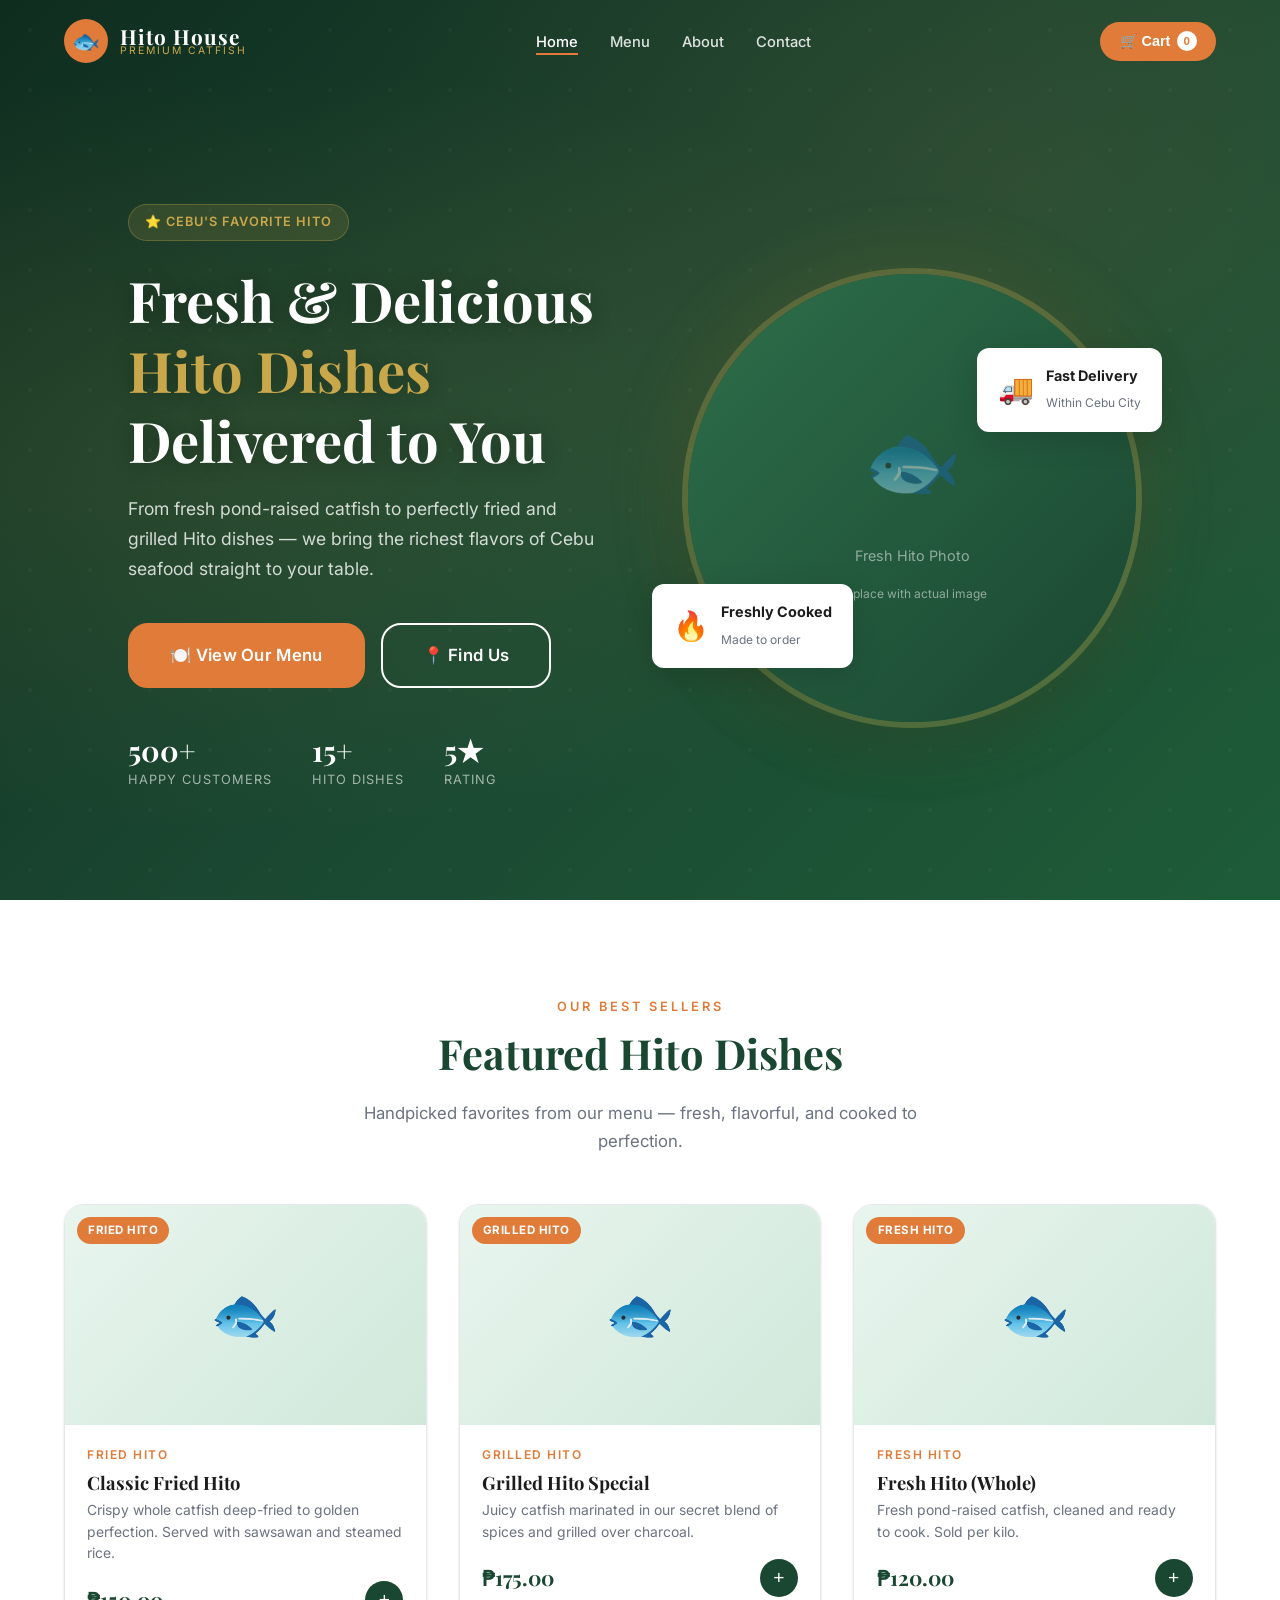
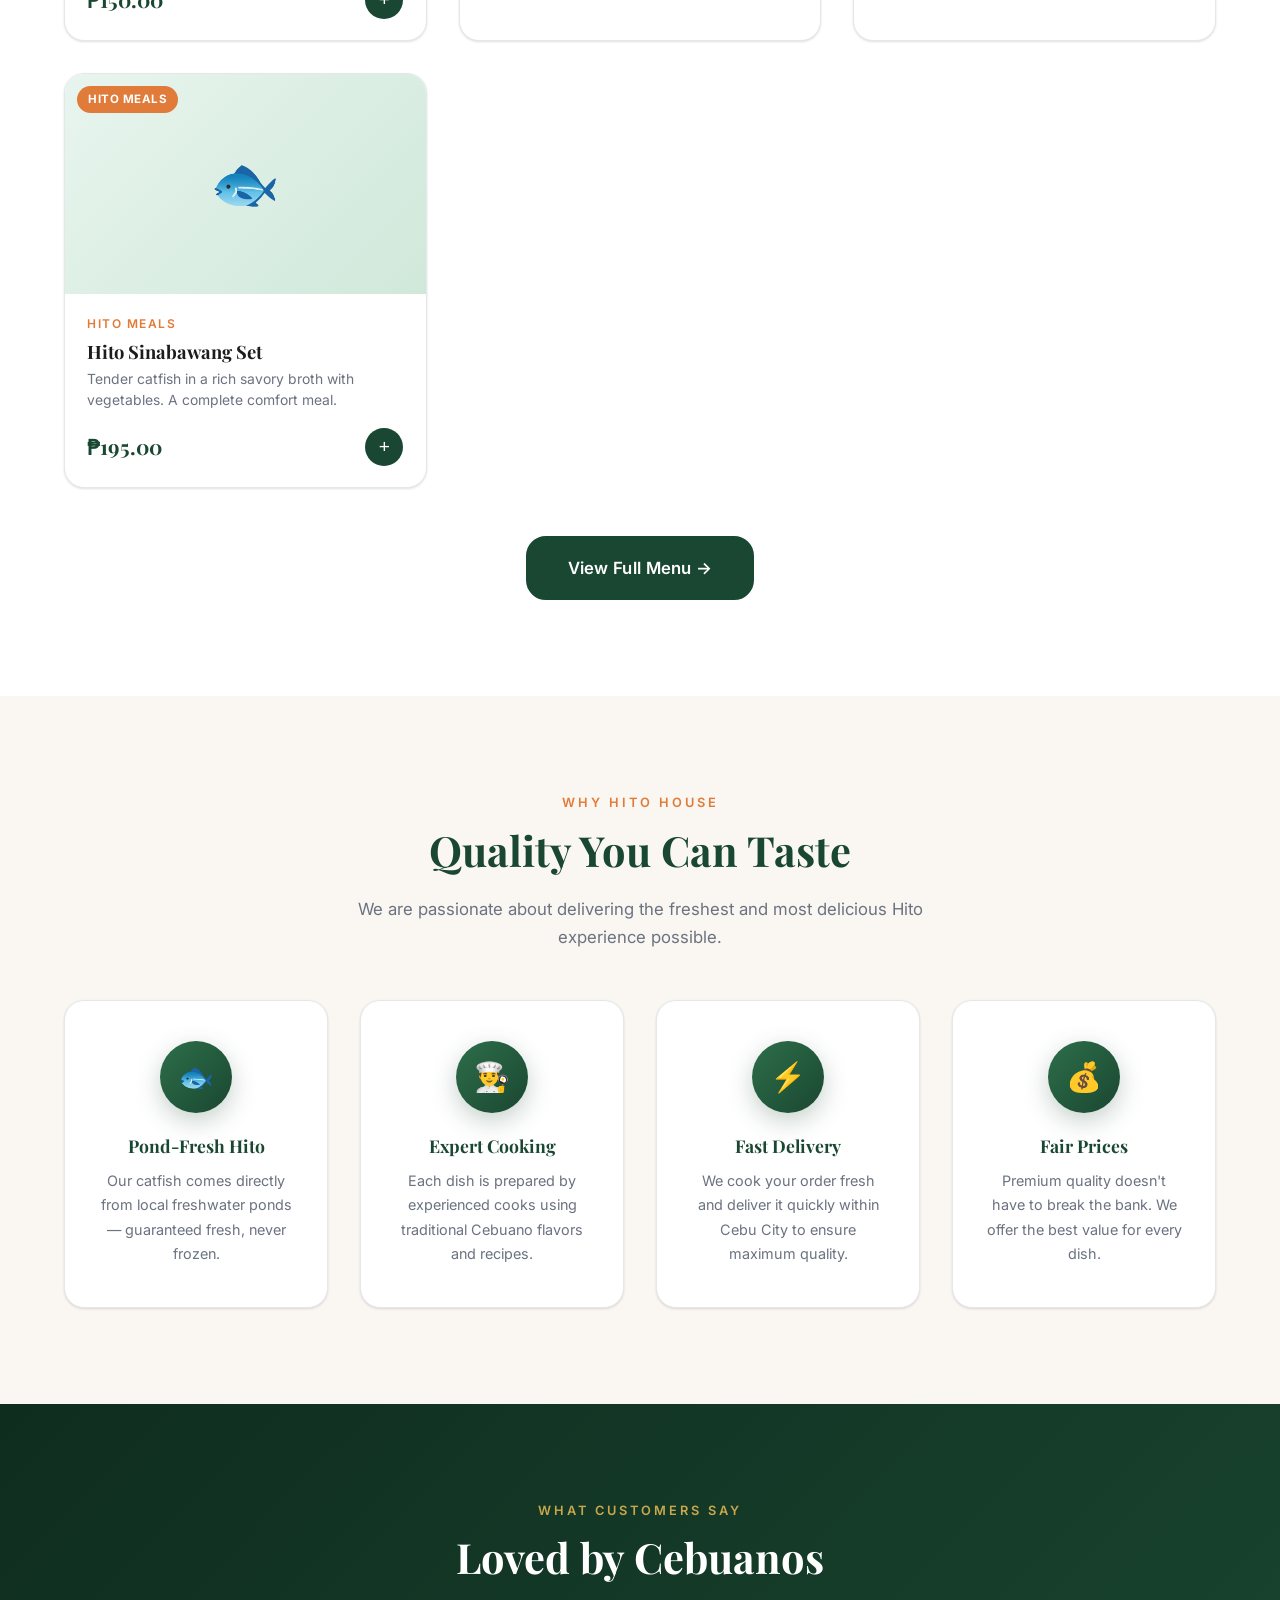
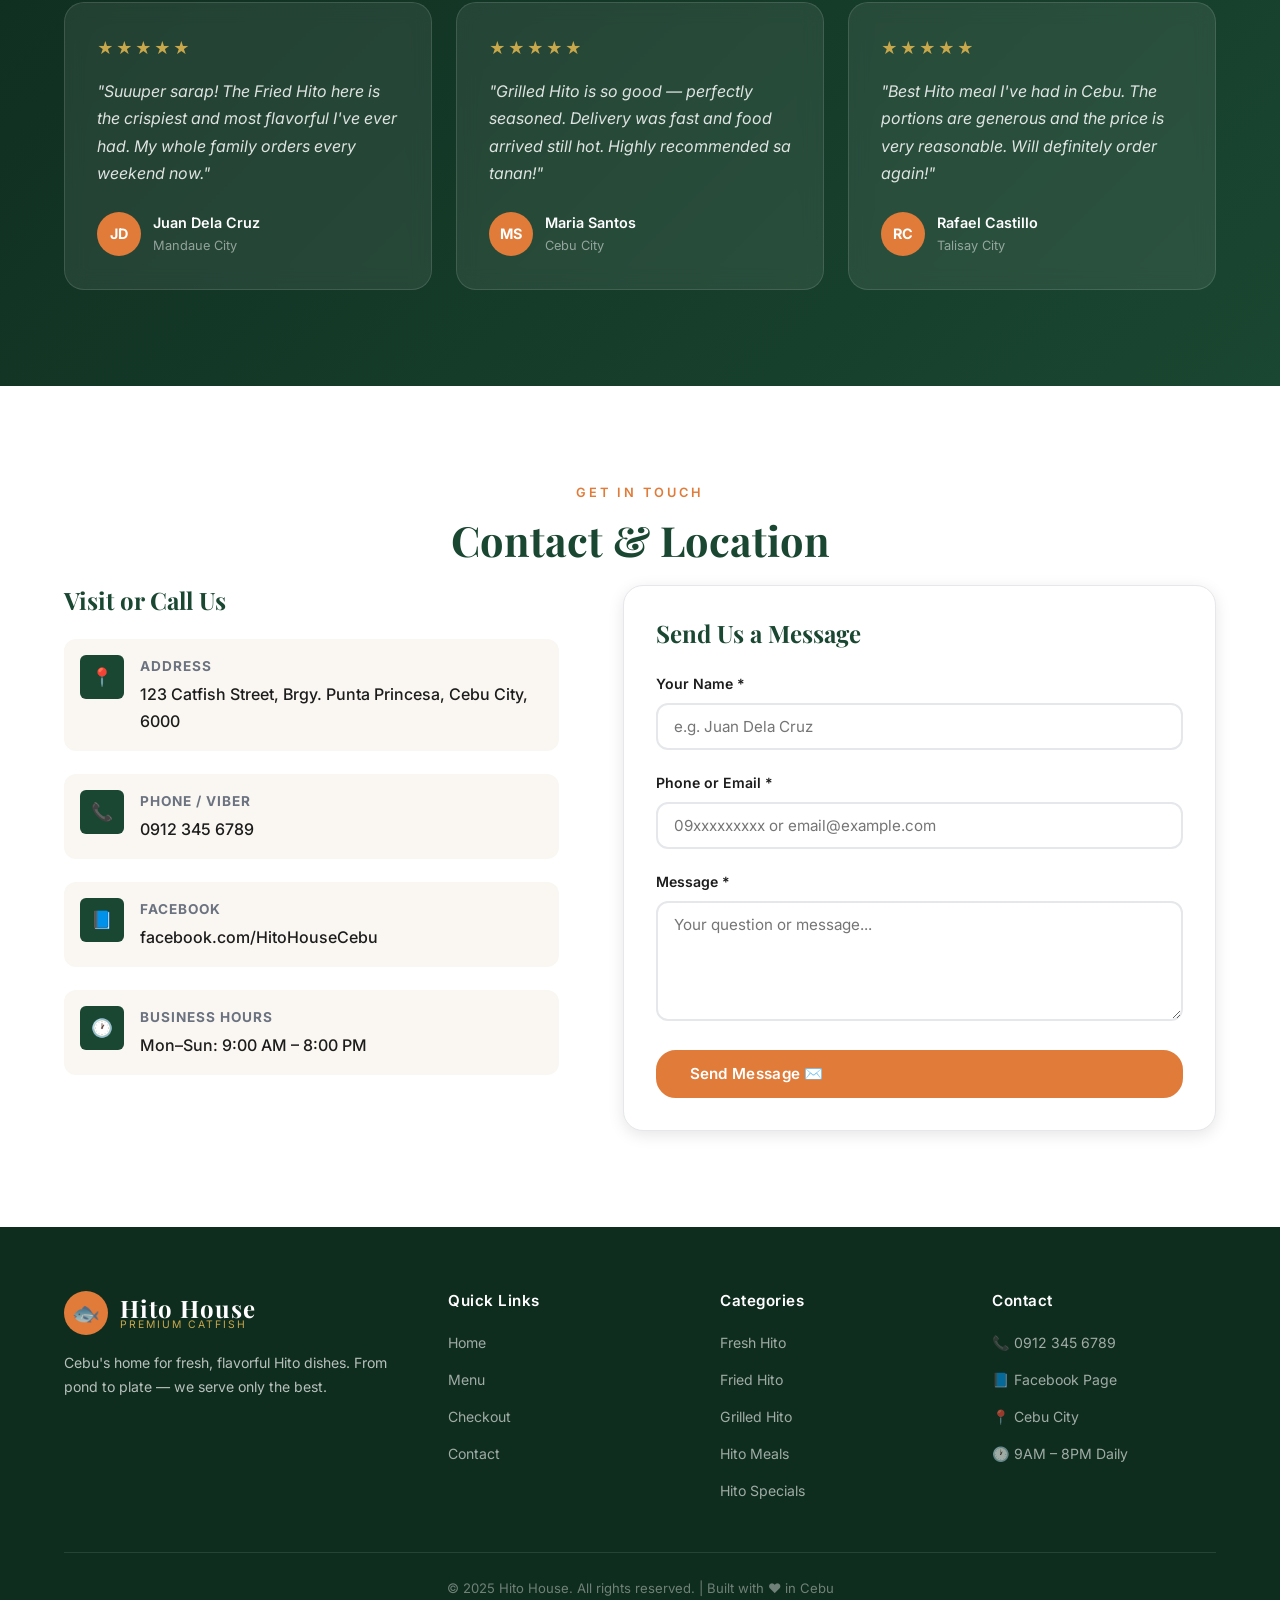
<file: frontend/index.html>
<!DOCTYPE html>
<html lang="en">
<head>
    <meta charset="UTF-8">
    <meta name="viewport" content="width=device-width, initial-scale=1.0">
    <title>Hito House — Premium Catfish in Cebu</title>
    <meta name="description" content="Hito House — Fresh, Fried, and Grilled Catfish. The best Hito experience in Cebu.">

    <!-- Google Fonts: Playfair Display (headings) + Inter (body) -->
    <link rel="preconnect" href="https://fonts.googleapis.com">
    <link rel="preconnect" href="https://fonts.gstatic.com" crossorigin>
    <link href="https://fonts.googleapis.com/css2?family=Playfair+Display:wght@400;600;700;800&family=Inter:wght@400;500;600;700&display=swap" rel="stylesheet">

    <link rel="stylesheet" href="css/style.css">
</head>
<body>

<!-- ================================================================
     NAVIGATION
================================================================ -->
<nav class="navbar" id="navbar">
    <div class="container">
        <!-- Brand -->
        <a href="index.html" class="navbar-brand">
            <div class="brand-logo">🐟</div>
            <div class="brand-text">
                <span class="brand-name">Hito House</span>
                <span class="brand-tagline">Premium Catfish</span>
            </div>
        </a>

        <!-- Desktop Nav Links -->
        <ul class="nav-links">
            <li><a href="index.html" class="active">Home</a></li>
            <li><a href="menu.html">Menu</a></li>
            <li><a href="#why-us">About</a></li>
            <li><a href="#contact">Contact</a></li>
        </ul>

        <!-- Cart Button -->
        <button class="nav-cart-btn" id="cartToggleBtn" onclick="toggleCart()">
            🛒 Cart
            <span class="cart-count" id="cartCount">0</span>
        </button>

        <!-- Hamburger (mobile) -->
        <button class="hamburger" id="hamburgerBtn" onclick="toggleMobileNav()">
            <span></span><span></span><span></span>
        </button>
    </div>
</nav>

<!-- Mobile Nav -->
<div class="mobile-nav" id="mobileNav">
    <button class="mobile-nav-close" onclick="toggleMobileNav()">✕</button>
    <a href="index.html" onclick="toggleMobileNav()">Home</a>
    <a href="menu.html" onclick="toggleMobileNav()">Menu</a>
    <a href="#why-us" onclick="toggleMobileNav()">About</a>
    <a href="#contact" onclick="toggleMobileNav()">Contact</a>
</div>

<!-- ================================================================
     HERO SECTION
================================================================ -->
<section class="hero" id="hero">
    <div class="hero-pattern"></div>
    <div class="container">
        <!-- Left: Content -->
        <div class="hero-content">
            <div class="hero-badge">
                ⭐ Cebu's Favorite Hito
            </div>

            <h1 class="hero-title">
                Fresh &amp; Delicious
                <span>Hito Dishes</span>
                Delivered to You
            </h1>

            <p class="hero-desc">
                From fresh pond-raised catfish to perfectly fried and grilled Hito dishes —
                we bring the richest flavors of Cebu seafood straight to your table.
            </p>

            <div class="hero-actions">
                <a href="menu.html" class="btn btn-primary btn-lg">
                    🍽️ View Our Menu
                </a>
                <a href="#contact" class="btn btn-secondary btn-lg">
                    📍 Find Us
                </a>
            </div>

            <div class="hero-stats">
                <div class="hero-stat">
                    <strong>500+</strong>
                    <span>Happy Customers</span>
                </div>
                <div class="hero-stat">
                    <strong>15+</strong>
                    <span>Hito Dishes</span>
                </div>
                <div class="hero-stat">
                    <strong>5★</strong>
                    <span>Rating</span>
                </div>
            </div>
        </div>

        <!-- Right: Visual -->
        <div class="hero-visual">
            <div class="hero-img-wrapper">
                <!-- Replace src with a real food photo when available -->
                <div class="hero-img-placeholder">
                    <span class="fish-icon">🐟</span>
                    <span>Fresh Hito Photo</span>
                    <small>Replace with actual image</small>
                </div>
            </div>

            <!-- Floating info cards -->
            <div class="hero-float-card card-1">
                <div class="icon">🔥</div>
                <div>
                    <strong>Freshly Cooked</strong>
                    <small>Made to order</small>
                </div>
            </div>

            <div class="hero-float-card card-2">
                <div class="icon">🚚</div>
                <div>
                    <strong>Fast Delivery</strong>
                    <small>Within Cebu City</small>
                </div>
            </div>
        </div>
    </div>
</section>

<!-- ================================================================
     FEATURED PRODUCTS
================================================================ -->
<section class="section featured-products" id="featured">
    <div class="container">
        <div class="text-center">
            <span class="section-label">Our Best Sellers</span>
            <h2 class="section-title">Featured Hito Dishes</h2>
            <p class="section-subtitle">
                Handpicked favorites from our menu — fresh, flavorful, and cooked to perfection.
            </p>
        </div>

        <!-- Products will be loaded here by products.js -->
        <div class="products-grid" id="featuredProductsGrid">
            <!-- Skeleton loaders while fetching -->
            <div class="product-card">
                <div class="product-img skeleton" style="height:220px;"></div>
                <div class="product-body">
                    <div class="skeleton" style="height:14px;width:60%;margin-bottom:.5rem;border-radius:4px;"></div>
                    <div class="skeleton" style="height:20px;margin-bottom:.5rem;border-radius:4px;"></div>
                    <div class="skeleton" style="height:40px;margin-bottom:1rem;border-radius:4px;"></div>
                </div>
            </div>
            <div class="product-card">
                <div class="product-img skeleton" style="height:220px;"></div>
                <div class="product-body">
                    <div class="skeleton" style="height:14px;width:60%;margin-bottom:.5rem;border-radius:4px;"></div>
                    <div class="skeleton" style="height:20px;margin-bottom:.5rem;border-radius:4px;"></div>
                    <div class="skeleton" style="height:40px;margin-bottom:1rem;border-radius:4px;"></div>
                </div>
            </div>
            <div class="product-card">
                <div class="product-img skeleton" style="height:220px;"></div>
                <div class="product-body">
                    <div class="skeleton" style="height:14px;width:60%;margin-bottom:.5rem;border-radius:4px;"></div>
                    <div class="skeleton" style="height:20px;margin-bottom:.5rem;border-radius:4px;"></div>
                    <div class="skeleton" style="height:40px;margin-bottom:1rem;border-radius:4px;"></div>
                </div>
            </div>
            <div class="product-card">
                <div class="product-img skeleton" style="height:220px;"></div>
                <div class="product-body">
                    <div class="skeleton" style="height:14px;width:60%;margin-bottom:.5rem;border-radius:4px;"></div>
                    <div class="skeleton" style="height:20px;margin-bottom:.5rem;border-radius:4px;"></div>
                    <div class="skeleton" style="height:40px;margin-bottom:1rem;border-radius:4px;"></div>
                </div>
            </div>
        </div>

        <div class="text-center" style="margin-top:3rem;">
            <a href="menu.html" class="btn btn-dark btn-lg">View Full Menu →</a>
        </div>
    </div>
</section>

<!-- ================================================================
     WHY CHOOSE US
================================================================ -->
<section class="section why-us" id="why-us">
    <div class="container">
        <div class="text-center">
            <span class="section-label">Why Hito House</span>
            <h2 class="section-title">Quality You Can Taste</h2>
            <p class="section-subtitle">
                We are passionate about delivering the freshest and most delicious Hito experience possible.
            </p>
        </div>

        <div class="why-us-grid">
            <div class="why-card">
                <div class="why-icon">🐟</div>
                <h3>Pond-Fresh Hito</h3>
                <p>Our catfish comes directly from local freshwater ponds — guaranteed fresh, never frozen.</p>
            </div>
            <div class="why-card">
                <div class="why-icon">👨‍🍳</div>
                <h3>Expert Cooking</h3>
                <p>Each dish is prepared by experienced cooks using traditional Cebuano flavors and recipes.</p>
            </div>
            <div class="why-card">
                <div class="why-icon">⚡</div>
                <h3>Fast Delivery</h3>
                <p>We cook your order fresh and deliver it quickly within Cebu City to ensure maximum quality.</p>
            </div>
            <div class="why-card">
                <div class="why-icon">💰</div>
                <h3>Fair Prices</h3>
                <p>Premium quality doesn't have to break the bank. We offer the best value for every dish.</p>
            </div>
        </div>
    </div>
</section>

<!-- ================================================================
     TESTIMONIALS
================================================================ -->
<section class="section testimonials" id="testimonials">
    <div class="container">
        <div class="text-center">
            <span class="section-label">What Customers Say</span>
            <h2 class="section-title">Loved by Cebuanos</h2>
        </div>

        <div class="testimonials-grid">
            <div class="testimonial-card">
                <div class="stars">★★★★★</div>
                <p class="testimonial-text">
                    "Suuuper sarap! The Fried Hito here is the crispiest and most flavorful I've ever had.
                    My whole family orders every weekend now."
                </p>
                <div class="testimonial-author">
                    <div class="author-avatar">JD</div>
                    <div>
                        <div class="author-name">Juan Dela Cruz</div>
                        <div class="author-location">Mandaue City</div>
                    </div>
                </div>
            </div>

            <div class="testimonial-card">
                <div class="stars">★★★★★</div>
                <p class="testimonial-text">
                    "Grilled Hito is so good — perfectly seasoned. Delivery was fast and food arrived
                    still hot. Highly recommended sa tanan!"
                </p>
                <div class="testimonial-author">
                    <div class="author-avatar">MS</div>
                    <div>
                        <div class="author-name">Maria Santos</div>
                        <div class="author-location">Cebu City</div>
                    </div>
                </div>
            </div>

            <div class="testimonial-card">
                <div class="stars">★★★★★</div>
                <p class="testimonial-text">
                    "Best Hito meal I've had in Cebu. The portions are generous and the price is very
                    reasonable. Will definitely order again!"
                </p>
                <div class="testimonial-author">
                    <div class="author-avatar">RC</div>
                    <div>
                        <div class="author-name">Rafael Castillo</div>
                        <div class="author-location">Talisay City</div>
                    </div>
                </div>
            </div>
        </div>
    </div>
</section>

<!-- ================================================================
     CONTACT SECTION
================================================================ -->
<section class="section contact" id="contact">
    <div class="container">
        <div class="text-center">
            <span class="section-label">Get In Touch</span>
            <h2 class="section-title">Contact &amp; Location</h2>
        </div>

        <div class="contact-grid">
            <!-- Left: Info -->
            <div class="contact-info">
                <h3>Visit or Call Us</h3>

                <div class="contact-item">
                    <div class="contact-item-icon">📍</div>
                    <div class="contact-item-text">
                        <strong>Address</strong>
                        <span>123 Catfish Street, Brgy. Punta Princesa, Cebu City, 6000</span>
                    </div>
                </div>

                <div class="contact-item">
                    <div class="contact-item-icon">📞</div>
                    <div class="contact-item-text">
                        <strong>Phone / Viber</strong>
                        <span>0912 345 6789</span>
                    </div>
                </div>

                <div class="contact-item">
                    <div class="contact-item-icon">📘</div>
                    <div class="contact-item-text">
                        <strong>Facebook</strong>
                        <span>facebook.com/HitoHouseCebu</span>
                    </div>
                </div>

                <div class="contact-item">
                    <div class="contact-item-icon">🕐</div>
                    <div class="contact-item-text">
                        <strong>Business Hours</strong>
                        <span>Mon–Sun: 9:00 AM – 8:00 PM</span>
                    </div>
                </div>
            </div>

            <!-- Right: Contact Form -->
            <div class="form-card">
                <h3 style="color:var(--color-primary);margin-bottom:1.5rem;">Send Us a Message</h3>

                <form id="contactForm" onsubmit="submitContact(event)">
                    <div class="form-group">
                        <label for="contactName">Your Name *</label>
                        <input type="text" id="contactName" name="name" placeholder="e.g. Juan Dela Cruz" required>
                    </div>

                    <div class="form-group">
                        <label for="contactPhone">Phone or Email *</label>
                        <input type="text" id="contactPhone" name="contact" placeholder="09xxxxxxxxx or email@example.com" required>
                    </div>

                    <div class="form-group">
                        <label for="contactMessage">Message *</label>
                        <textarea id="contactMessage" name="message" placeholder="Your question or message..." required></textarea>
                    </div>

                    <button type="submit" class="btn btn-primary" style="width:100%;">
                        Send Message ✉️
                    </button>
                </form>
            </div>
        </div>
    </div>
</section>

<!-- ================================================================
     FOOTER
================================================================ -->
<footer class="footer">
    <div class="container">
        <div class="footer-grid">
            <!-- Brand -->
            <div class="footer-brand">
                <div class="navbar-brand">
                    <div class="brand-logo">🐟</div>
                    <div class="brand-text">
                        <span class="brand-name">Hito House</span>
                        <span class="brand-tagline">Premium Catfish</span>
                    </div>
                </div>
                <p style="margin-top:1rem;">
                    Cebu's home for fresh, flavorful Hito dishes. From pond to plate — we serve only the best.
                </p>
            </div>

            <!-- Quick Links -->
            <div>
                <h4>Quick Links</h4>
                <ul class="footer-links">
                    <li><a href="index.html">Home</a></li>
                    <li><a href="menu.html">Menu</a></li>
                    <li><a href="checkout.html">Checkout</a></li>
                    <li><a href="#contact">Contact</a></li>
                </ul>
            </div>

            <!-- Categories -->
            <div>
                <h4>Categories</h4>
                <ul class="footer-links">
                    <li><a href="menu.html?category=Fresh+Hito">Fresh Hito</a></li>
                    <li><a href="menu.html?category=Fried+Hito">Fried Hito</a></li>
                    <li><a href="menu.html?category=Grilled+Hito">Grilled Hito</a></li>
                    <li><a href="menu.html?category=Hito+Meals">Hito Meals</a></li>
                    <li><a href="menu.html?category=Hito+Specials">Hito Specials</a></li>
                </ul>
            </div>

            <!-- Contact -->
            <div>
                <h4>Contact</h4>
                <ul class="footer-links">
                    <li><a href="tel:09123456789">📞 0912 345 6789</a></li>
                    <li><a href="#">📘 Facebook Page</a></li>
                    <li><a href="#">📍 Cebu City</a></li>
                    <li><a href="#">🕐 9AM – 8PM Daily</a></li>
                </ul>
            </div>
        </div>

        <div class="footer-bottom">
            <p>&copy; 2025 Hito House. All rights reserved. | Built with ❤️ in Cebu</p>
        </div>
    </div>
</footer>

<!-- ================================================================
     CART SIDEBAR
================================================================ -->
<div class="cart-overlay" id="cartOverlay" onclick="toggleCart()"></div>

<div class="cart-sidebar" id="cartSidebar">
    <div class="cart-header">
        <h3>🛒 Your Cart</h3>
        <button class="cart-close-btn" onclick="toggleCart()">✕</button>
    </div>

    <div class="cart-items" id="cartItemsList">
        <!-- Cart items rendered by cart.js -->
    </div>

    <div class="cart-footer" id="cartFooter">
        <div class="cart-subtotal">
            <span>Subtotal</span>
            <span id="cartSubtotal">₱0.00</span>
        </div>
        <div class="cart-total">
            <span>Total</span>
            <span id="cartTotal">₱0.00</span>
        </div>
        <a href="checkout.html" class="btn btn-primary" style="width:100%;justify-content:center;">
            Proceed to Checkout →
        </a>
    </div>
</div>

<!-- Toast notifications -->
<div class="toast-container" id="toastContainer"></div>

<!-- ================================================================
     JAVASCRIPT
================================================================ -->
<script src="js/cart.js"></script>
<script src="js/products.js"></script>
<script src="js/main.js"></script>

<script>
    // Load featured products on the home page (max 4)
    document.addEventListener('DOMContentLoaded', () => {
        loadFeaturedProducts();
        updateCartUI();
    });
</script>

</body>
</html>
</file>
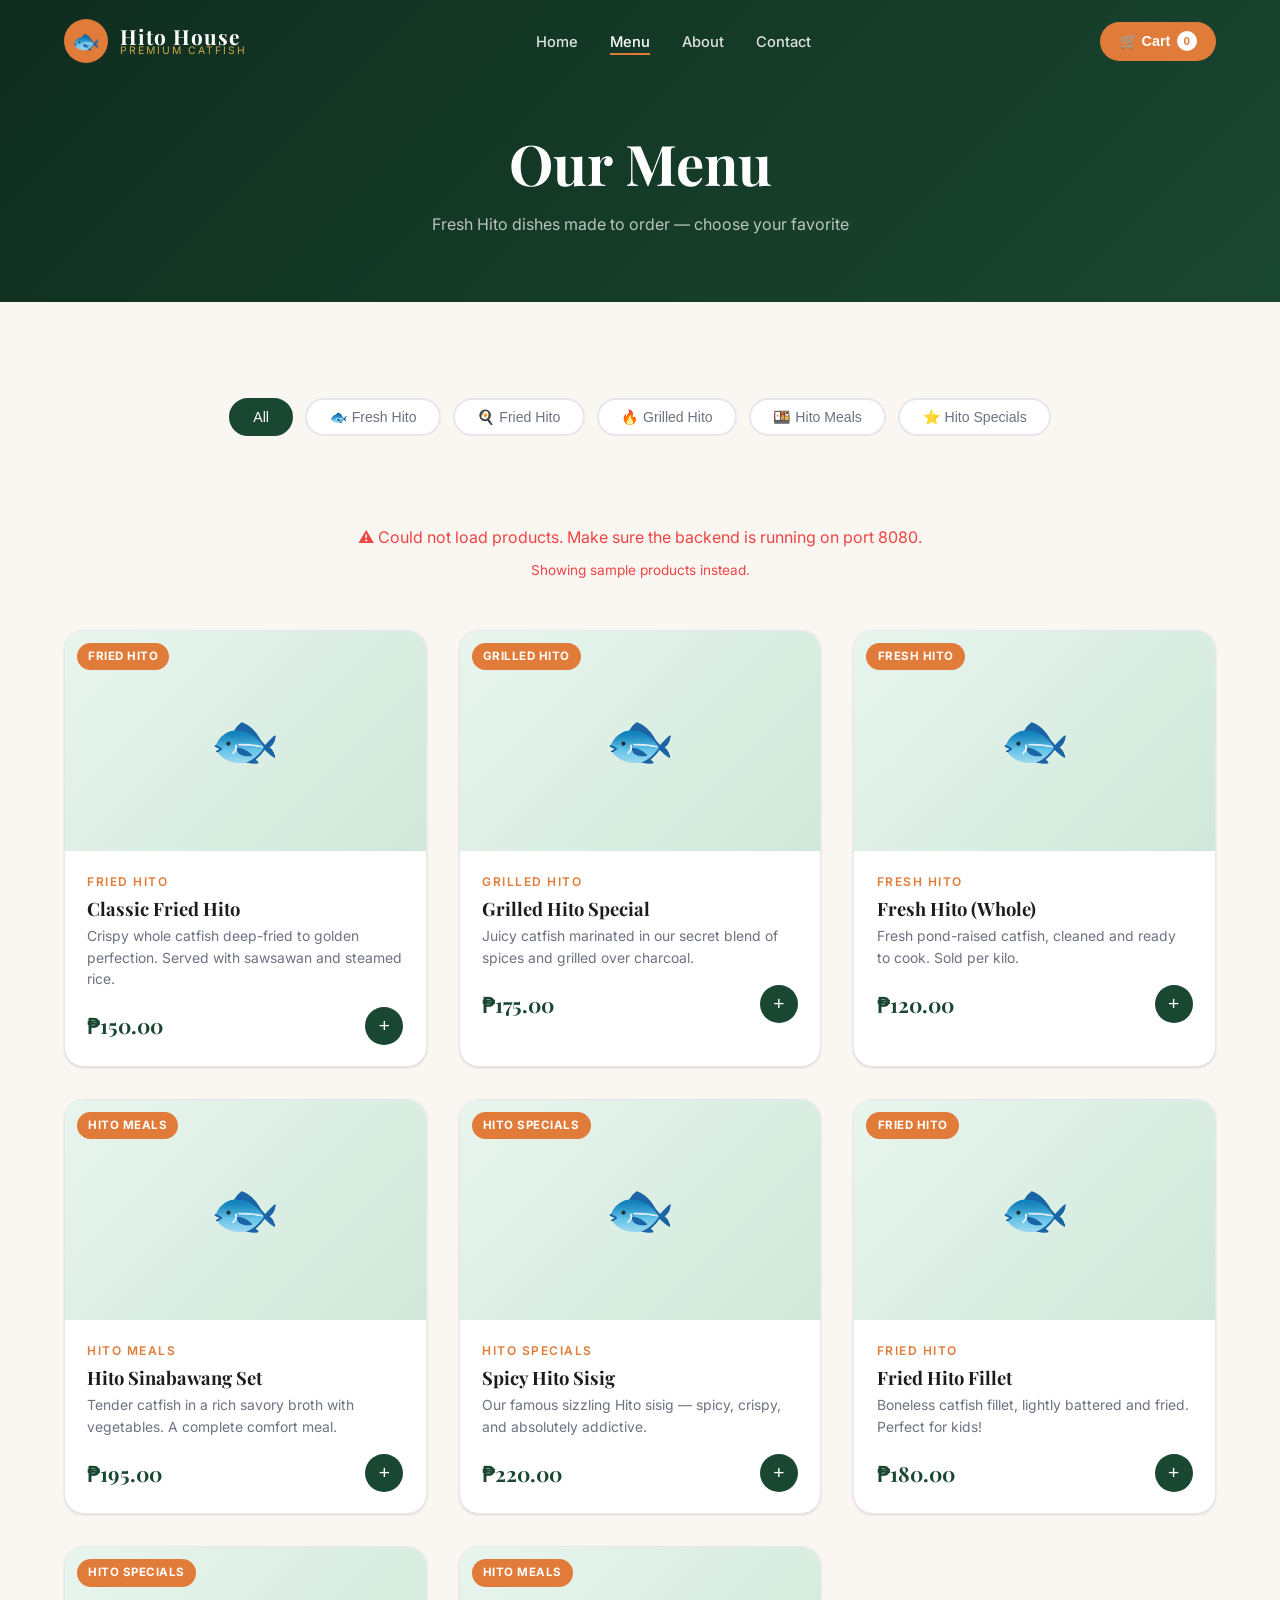
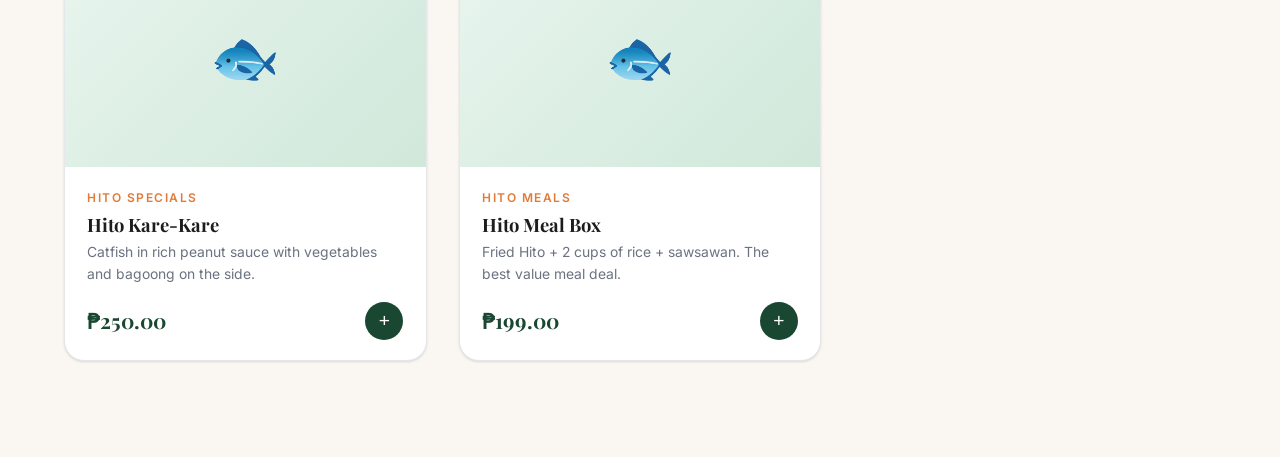
<file: frontend/menu.html>
<!DOCTYPE html>
<html lang="en">
<head>
    <meta charset="UTF-8">
    <meta name="viewport" content="width=device-width, initial-scale=1.0">
    <title>Menu — Hito House</title>
    <link rel="preconnect" href="https://fonts.googleapis.com">
    <link rel="preconnect" href="https://fonts.gstatic.com" crossorigin>
    <link href="https://fonts.googleapis.com/css2?family=Playfair+Display:wght@400;600;700;800&family=Inter:wght@400;500;600;700&display=swap" rel="stylesheet">
    <link rel="stylesheet" href="css/style.css">
</head>
<body>

<!-- NAVIGATION -->
<nav class="navbar scrolled" id="navbar">
    <div class="container">
        <a href="index.html" class="navbar-brand">
            <div class="brand-logo">🐟</div>
            <div class="brand-text">
                <span class="brand-name">Hito House</span>
                <span class="brand-tagline">Premium Catfish</span>
            </div>
        </a>
        <ul class="nav-links">
            <li><a href="index.html">Home</a></li>
            <li><a href="menu.html" class="active">Menu</a></li>
            <li><a href="index.html#why-us">About</a></li>
            <li><a href="index.html#contact">Contact</a></li>
        </ul>
        <button class="nav-cart-btn" onclick="toggleCart()">
            🛒 Cart
            <span class="cart-count" id="cartCount">0</span>
        </button>
        <button class="hamburger" onclick="toggleMobileNav()">
            <span></span><span></span><span></span>
        </button>
    </div>
</nav>

<!-- Mobile Nav -->
<div class="mobile-nav" id="mobileNav">
    <button class="mobile-nav-close" onclick="toggleMobileNav()">✕</button>
    <a href="index.html" onclick="toggleMobileNav()">Home</a>
    <a href="menu.html" onclick="toggleMobileNav()">Menu</a>
    <a href="index.html#why-us" onclick="toggleMobileNav()">About</a>
    <a href="index.html#contact" onclick="toggleMobileNav()">Contact</a>
</div>

<!-- PAGE HERO -->
<div class="page-hero">
    <div class="container">
        <h1>Our Menu</h1>
        <p>Fresh Hito dishes made to order — choose your favorite</p>
    </div>
</div>

<!-- MENU SECTION -->
<section class="section" style="background:var(--color-cream);">
    <div class="container">

        <!-- Category Filters -->
        <div class="filter-bar" id="filterBar">
            <button class="filter-btn active" onclick="filterProducts('all', this)">All</button>
            <button class="filter-btn" onclick="filterProducts('Fresh Hito', this)">🐟 Fresh Hito</button>
            <button class="filter-btn" onclick="filterProducts('Fried Hito', this)">🍳 Fried Hito</button>
            <button class="filter-btn" onclick="filterProducts('Grilled Hito', this)">🔥 Grilled Hito</button>
            <button class="filter-btn" onclick="filterProducts('Hito Meals', this)">🍱 Hito Meals</button>
            <button class="filter-btn" onclick="filterProducts('Hito Specials', this)">⭐ Hito Specials</button>
        </div>

        <!-- Error message (hidden by default) -->
        <div id="menuError" class="error-state" style="display:none;">
            <p>⚠️ Could not load products. Make sure the backend is running on port 8080.</p>
            <p style="font-size:.85rem;margin-top:.5rem;">Showing sample products instead.</p>
        </div>

        <!-- Products Grid -->
        <div class="products-grid" id="menuProductsGrid">
            <!-- Loading state -->
            <div class="loading-state">
                <div class="spinner"></div>
                <p>Loading products...</p>
            </div>
        </div>

    </div>
</section>

<!-- PRODUCT DETAIL MODAL -->
<div id="productModal" style="
    display:none;
    position:fixed;inset:0;
    background:rgba(0,0,0,.6);
    z-index:2000;
    align-items:center;
    justify-content:center;
    padding:1rem;
">
    <div style="
        background:white;
        border-radius:20px;
        max-width:560px;
        width:100%;
        overflow:hidden;
        box-shadow:0 20px 60px rgba(0,0,0,.3);
    " id="modalContent">
        <!-- Filled by JS -->
    </div>
</div>

<!-- CART SIDEBAR -->
<div class="cart-overlay" id="cartOverlay" onclick="toggleCart()"></div>
<div class="cart-sidebar" id="cartSidebar">
    <div class="cart-header">
        <h3>🛒 Your Cart</h3>
        <button class="cart-close-btn" onclick="toggleCart()">✕</button>
    </div>
    <div class="cart-items" id="cartItemsList"></div>
    <div class="cart-footer" id="cartFooter">
        <div class="cart-subtotal">
            <span>Subtotal</span>
            <span id="cartSubtotal">₱0.00</span>
        </div>
        <div class="cart-total">
            <span>Total</span>
            <span id="cartTotal">₱0.00</span>
        </div>
        <a href="checkout.html" class="btn btn-primary" style="width:100%;justify-content:center;">
            Proceed to Checkout →
        </a>
    </div>
</div>

<!-- Toast -->
<div class="toast-container" id="toastContainer"></div>

<script src="js/cart.js"></script>
<script src="js/products.js"></script>
<script src="js/main.js"></script>

<script>
    document.addEventListener('DOMContentLoaded', () => {
        loadMenuProducts();
        updateCartUI();

        // Check if URL has a category param (e.g., from footer links)
        const params = new URLSearchParams(window.location.search);
        const cat = params.get('category');
        if (cat) {
            // Activate the correct filter button
            const btns = document.querySelectorAll('.filter-btn');
            btns.forEach(b => {
                if (b.textContent.trim().includes(cat)) {
                    b.classList.add('active');
                    filterProducts(cat, b);
                } else {
                    b.classList.remove('active');
                }
            });
        }
    });
</script>

</body>
</html>
</file>
<file: frontend/css/style.css>
/* ================================================================
   HITO - Catfish Food Business
   Main Stylesheet
   Design: Premium food-business aesthetic
   Colors: Deep green, earthy tones, warm accents
================================================================ */

/* ---------------------------------------------------------------
   1. CSS Custom Properties (Variables)
   Define colors, fonts, and spacings once and reuse everywhere.
--------------------------------------------------------------- */
:root {
    --color-primary:    #1a4731;   /* deep forest green */
    --color-primary-dk: #0f2d1f;   /* darker green for hover */
    --color-primary-lt: #2d6e4a;   /* lighter green */
    --color-accent:     #e07b39;   /* warm orange-amber */
    --color-accent-lt:  #f0924f;
    --color-gold:       #c9a84c;   /* premium gold */
    --color-cream:      #faf7f2;   /* warm off-white background */
    --color-white:      #ffffff;
    --color-text:       #1c1c1c;   /* near-black text */
    --color-text-muted: #6b7280;
    --color-border:     #e5e7eb;
    --color-dark:       #111827;
    --color-card-bg:    #ffffff;
    --color-footer-bg:  #0f2d1f;

    --font-heading: 'Playfair Display', Georgia, serif;
    --font-body:    'Inter', 'Segoe UI', Arial, sans-serif;

    --radius-sm:  6px;
    --radius-md:  12px;
    --radius-lg:  20px;
    --radius-xl:  32px;

    --shadow-sm: 0 1px 3px rgba(0,0,0,.08), 0 1px 2px rgba(0,0,0,.05);
    --shadow-md: 0 4px 16px rgba(0,0,0,.10);
    --shadow-lg: 0 8px 32px rgba(0,0,0,.14);
    --shadow-xl: 0 20px 60px rgba(0,0,0,.18);

    --transition: all .25s ease;
    --transition-slow: all .4s ease;
}

/* ---------------------------------------------------------------
   2. Reset & Base
--------------------------------------------------------------- */
*, *::before, *::after {
    box-sizing: border-box;
    margin: 0;
    padding: 0;
}

html {
    scroll-behavior: smooth;
    font-size: 16px;
}

body {
    font-family: var(--font-body);
    color: var(--color-text);
    background: var(--color-cream);
    line-height: 1.7;
    -webkit-font-smoothing: antialiased;
}

img {
    max-width: 100%;
    display: block;
}

a {
    text-decoration: none;
    color: inherit;
}

ul { list-style: none; }

/* ---------------------------------------------------------------
   3. Typography
--------------------------------------------------------------- */
h1, h2, h3, h4, h5 {
    font-family: var(--font-heading);
    line-height: 1.25;
    font-weight: 700;
}

h1 { font-size: clamp(2rem, 5vw, 3.5rem); }
h2 { font-size: clamp(1.6rem, 3.5vw, 2.6rem); }
h3 { font-size: clamp(1.1rem, 2.5vw, 1.5rem); }

.section-label {
    font-size: .8rem;
    font-weight: 600;
    letter-spacing: 3px;
    text-transform: uppercase;
    color: var(--color-accent);
    display: block;
    margin-bottom: .6rem;
}

.section-title {
    color: var(--color-primary);
    margin-bottom: 1.2rem;
}

.section-subtitle {
    color: var(--color-text-muted);
    max-width: 600px;
    margin: 0 auto 3rem;
    font-size: 1.05rem;
}

/* ---------------------------------------------------------------
   4. Layout Utilities
--------------------------------------------------------------- */
.container {
    max-width: 1200px;
    margin: 0 auto;
    padding: 0 1.5rem;
}

.section {
    padding: 6rem 0;
}

.text-center { text-align: center; }

.flex { display: flex; }
.flex-center { display: flex; align-items: center; justify-content: center; }
.gap-1 { gap: 1rem; }
.gap-2 { gap: 2rem; }

/* ---------------------------------------------------------------
   5. Buttons
--------------------------------------------------------------- */
.btn {
    display: inline-flex;
    align-items: center;
    gap: .5rem;
    padding: .8rem 2rem;
    border-radius: var(--radius-lg);
    font-family: var(--font-body);
    font-size: .95rem;
    font-weight: 600;
    cursor: pointer;
    border: 2px solid transparent;
    transition: var(--transition);
    letter-spacing: .3px;
}

.btn-primary {
    background: var(--color-accent);
    color: var(--color-white);
    border-color: var(--color-accent);
}
.btn-primary:hover {
    background: var(--color-accent-lt);
    border-color: var(--color-accent-lt);
    transform: translateY(-2px);
    box-shadow: 0 6px 20px rgba(224,123,57,.35);
}

.btn-secondary {
    background: transparent;
    color: var(--color-white);
    border-color: var(--color-white);
}
.btn-secondary:hover {
    background: var(--color-white);
    color: var(--color-primary);
    transform: translateY(-2px);
}

.btn-outline {
    background: transparent;
    color: var(--color-primary);
    border-color: var(--color-primary);
}
.btn-outline:hover {
    background: var(--color-primary);
    color: var(--color-white);
}

.btn-dark {
    background: var(--color-primary);
    color: var(--color-white);
    border-color: var(--color-primary);
}
.btn-dark:hover {
    background: var(--color-primary-dk);
    border-color: var(--color-primary-dk);
    transform: translateY(-2px);
}

.btn-lg {
    padding: 1rem 2.5rem;
    font-size: 1.05rem;
}

.btn-sm {
    padding: .5rem 1.2rem;
    font-size: .85rem;
}

/* ---------------------------------------------------------------
   6. Navigation
--------------------------------------------------------------- */
.navbar {
    position: fixed;
    top: 0;
    left: 0;
    right: 0;
    z-index: 1000;
    padding: 1.2rem 0;
    transition: var(--transition);
}

.navbar.scrolled {
    background: rgba(15, 45, 31, .96);
    backdrop-filter: blur(12px);
    padding: .8rem 0;
    box-shadow: var(--shadow-md);
}

.navbar .container {
    display: flex;
    align-items: center;
    justify-content: space-between;
}

.navbar-brand {
    display: flex;
    align-items: center;
    gap: .75rem;
}

.brand-logo {
    width: 44px;
    height: 44px;
    background: var(--color-accent);
    border-radius: 50%;
    display: flex;
    align-items: center;
    justify-content: center;
    font-size: 1.4rem;
}

.brand-text {
    display: flex;
    flex-direction: column;
    line-height: 1;
}

.brand-name {
    font-family: var(--font-heading);
    font-size: 1.3rem;
    font-weight: 700;
    color: var(--color-white);
    letter-spacing: 1px;
}

.brand-tagline {
    font-size: .65rem;
    color: var(--color-gold);
    letter-spacing: 2px;
    text-transform: uppercase;
}

.nav-links {
    display: flex;
    align-items: center;
    gap: 2rem;
}

.nav-links a {
    color: rgba(255,255,255,.85);
    font-size: .92rem;
    font-weight: 500;
    transition: var(--transition);
    position: relative;
    padding-bottom: 2px;
}

.nav-links a::after {
    content: '';
    position: absolute;
    bottom: -2px;
    left: 0;
    width: 0;
    height: 2px;
    background: var(--color-accent);
    transition: var(--transition);
}

.nav-links a:hover, .nav-links a.active {
    color: var(--color-white);
}
.nav-links a:hover::after, .nav-links a.active::after {
    width: 100%;
}

.nav-cart-btn {
    position: relative;
    background: var(--color-accent);
    color: var(--color-white);
    border: none;
    padding: .6rem 1.2rem;
    border-radius: var(--radius-lg);
    font-size: .9rem;
    font-weight: 600;
    cursor: pointer;
    display: flex;
    align-items: center;
    gap: .4rem;
    transition: var(--transition);
}
.nav-cart-btn:hover {
    background: var(--color-accent-lt);
    transform: translateY(-1px);
}

.cart-count {
    background: var(--color-white);
    color: var(--color-accent);
    border-radius: 50%;
    width: 20px;
    height: 20px;
    font-size: .72rem;
    font-weight: 700;
    display: inline-flex;
    align-items: center;
    justify-content: center;
}

/* Hamburger */
.hamburger {
    display: none;
    flex-direction: column;
    gap: 5px;
    cursor: pointer;
    background: none;
    border: none;
    padding: .3rem;
}
.hamburger span {
    width: 24px;
    height: 2px;
    background: var(--color-white);
    display: block;
    transition: var(--transition);
}

/* Mobile nav overlay */
.mobile-nav {
    display: none;
    position: fixed;
    inset: 0;
    background: var(--color-primary-dk);
    z-index: 999;
    flex-direction: column;
    align-items: center;
    justify-content: center;
    gap: 2.5rem;
}
.mobile-nav.open { display: flex; }
.mobile-nav a {
    color: var(--color-white);
    font-size: 1.5rem;
    font-family: var(--font-heading);
}
.mobile-nav-close {
    position: absolute;
    top: 1.5rem;
    right: 1.5rem;
    background: none;
    border: none;
    color: var(--color-white);
    font-size: 2rem;
    cursor: pointer;
}

/* ---------------------------------------------------------------
   7. Hero Section
--------------------------------------------------------------- */
.hero {
    min-height: 100vh;
    background: linear-gradient(135deg, var(--color-primary-dk) 0%, var(--color-primary) 50%, #1e5c38 100%);
    display: flex;
    align-items: center;
    position: relative;
    overflow: hidden;
}

.hero::before {
    content: '';
    position: absolute;
    inset: 0;
    background:
        radial-gradient(ellipse at 20% 50%, rgba(201,168,76,.12) 0%, transparent 60%),
        radial-gradient(ellipse at 80% 20%, rgba(224,123,57,.10) 0%, transparent 50%);
}

.hero-pattern {
    position: absolute;
    inset: 0;
    background-image: url("data:image/svg+xml,%3Csvg width='60' height='60' viewBox='0 0 60 60' xmlns='http://www.w3.org/2000/svg'%3E%3Cg fill='none' fill-rule='evenodd'%3E%3Cg fill='%23ffffff' fill-opacity='0.03'%3E%3Ccircle cx='30' cy='30' r='2'/%3E%3C/g%3E%3C/g%3E%3C/svg%3E");
}

.hero .container {
    position: relative;
    z-index: 2;
    display: grid;
    grid-template-columns: 1fr 1fr;
    gap: 4rem;
    align-items: center;
    padding-top: 6rem;
}

.hero-content { }

.hero-badge {
    display: inline-flex;
    align-items: center;
    gap: .5rem;
    background: rgba(201,168,76,.15);
    border: 1px solid rgba(201,168,76,.3);
    color: var(--color-gold);
    padding: .4rem 1rem;
    border-radius: 50px;
    font-size: .8rem;
    font-weight: 600;
    letter-spacing: 1px;
    text-transform: uppercase;
    margin-bottom: 1.5rem;
}

.hero-title {
    color: var(--color-white);
    margin-bottom: 1.2rem;
    text-shadow: 0 2px 20px rgba(0,0,0,.3);
}

.hero-title span {
    color: var(--color-gold);
    display: block;
}

.hero-desc {
    color: rgba(255,255,255,.8);
    font-size: 1.1rem;
    margin-bottom: 2.5rem;
    max-width: 480px;
}

.hero-actions {
    display: flex;
    gap: 1rem;
    flex-wrap: wrap;
    margin-bottom: 3rem;
}

.hero-stats {
    display: flex;
    gap: 2.5rem;
}

.hero-stat strong {
    display: block;
    font-size: 1.8rem;
    font-family: var(--font-heading);
    color: var(--color-white);
    line-height: 1;
}

.hero-stat span {
    font-size: .8rem;
    color: rgba(255,255,255,.6);
    text-transform: uppercase;
    letter-spacing: 1px;
}

.hero-visual {
    position: relative;
    display: flex;
    align-items: center;
    justify-content: center;
}

.hero-img-wrapper {
    width: 460px;
    height: 460px;
    border-radius: 50%;
    overflow: hidden;
    border: 6px solid rgba(201,168,76,.3);
    box-shadow: 0 0 80px rgba(201,168,76,.15), var(--shadow-xl);
    position: relative;
}

.hero-img-wrapper img {
    width: 100%;
    height: 100%;
    object-fit: cover;
}

.hero-img-placeholder {
    width: 100%;
    height: 100%;
    background: linear-gradient(135deg, #2d6e4a, #1a4731);
    display: flex;
    flex-direction: column;
    align-items: center;
    justify-content: center;
    color: rgba(255,255,255,.5);
    font-size: .9rem;
    gap: 1rem;
}

.hero-img-placeholder .fish-icon {
    font-size: 5rem;
}

.hero-float-card {
    position: absolute;
    background: var(--color-white);
    border-radius: var(--radius-md);
    padding: 1rem 1.3rem;
    box-shadow: var(--shadow-lg);
    display: flex;
    align-items: center;
    gap: .75rem;
    animation: float 3s ease-in-out infinite;
}

.hero-float-card.card-1 {
    bottom: 60px;
    left: -20px;
}

.hero-float-card.card-2 {
    top: 80px;
    right: -10px;
    animation-delay: 1.5s;
}

.hero-float-card .icon {
    font-size: 1.8rem;
}

.hero-float-card strong {
    display: block;
    font-size: .9rem;
    color: var(--color-text);
}

.hero-float-card small {
    color: var(--color-text-muted);
    font-size: .75rem;
}

@keyframes float {
    0%, 100% { transform: translateY(0); }
    50% { transform: translateY(-10px); }
}

/* ---------------------------------------------------------------
   8. Featured Products Section
--------------------------------------------------------------- */
.featured-products {
    background: var(--color-white);
}

.products-grid {
    display: grid;
    grid-template-columns: repeat(auto-fill, minmax(270px, 1fr));
    gap: 2rem;
}

.product-card {
    background: var(--color-white);
    border-radius: var(--radius-lg);
    overflow: hidden;
    box-shadow: var(--shadow-sm);
    border: 1px solid var(--color-border);
    transition: var(--transition);
    cursor: pointer;
}

.product-card:hover {
    transform: translateY(-6px);
    box-shadow: var(--shadow-lg);
}

.product-img {
    width: 100%;
    height: 220px;
    object-fit: cover;
    background: linear-gradient(135deg, #e8f5ee, #d0e8da);
    display: flex;
    align-items: center;
    justify-content: center;
    font-size: 4rem;
    position: relative;
    overflow: hidden;
}

.product-img img {
    width: 100%;
    height: 100%;
    object-fit: cover;
}

.product-badge {
    position: absolute;
    top: 12px;
    left: 12px;
    background: var(--color-accent);
    color: var(--color-white);
    font-size: .72rem;
    font-weight: 700;
    padding: .25rem .7rem;
    border-radius: 50px;
    text-transform: uppercase;
    letter-spacing: .5px;
}

.product-body {
    padding: 1.3rem 1.4rem;
}

.product-category {
    font-size: .75rem;
    text-transform: uppercase;
    letter-spacing: 1.5px;
    color: var(--color-accent);
    font-weight: 600;
    margin-bottom: .3rem;
}

.product-name {
    font-family: var(--font-heading);
    font-size: 1.15rem;
    color: var(--color-text);
    margin-bottom: .4rem;
}

.product-desc {
    font-size: .87rem;
    color: var(--color-text-muted);
    margin-bottom: 1rem;
    line-height: 1.55;
}

.product-footer {
    display: flex;
    align-items: center;
    justify-content: space-between;
}

.product-price {
    font-size: 1.3rem;
    font-weight: 700;
    color: var(--color-primary);
    font-family: var(--font-heading);
}

.add-to-cart-btn {
    background: var(--color-primary);
    color: var(--color-white);
    border: none;
    width: 38px;
    height: 38px;
    border-radius: 50%;
    font-size: 1.2rem;
    cursor: pointer;
    display: flex;
    align-items: center;
    justify-content: center;
    transition: var(--transition);
}
.add-to-cart-btn:hover {
    background: var(--color-accent);
    transform: scale(1.1);
}

/* Loading skeleton */
.skeleton {
    background: linear-gradient(90deg, #f0f0f0 25%, #e0e0e0 50%, #f0f0f0 75%);
    background-size: 200% 100%;
    animation: skeleton-loading 1.4s infinite;
    border-radius: var(--radius-md);
}
@keyframes skeleton-loading {
    0% { background-position: 200% 0; }
    100% { background-position: -200% 0; }
}

/* ---------------------------------------------------------------
   9. Category Filter (Menu Page)
--------------------------------------------------------------- */
.filter-bar {
    display: flex;
    gap: .75rem;
    flex-wrap: wrap;
    margin-bottom: 2.5rem;
    justify-content: center;
}

.filter-btn {
    padding: .55rem 1.4rem;
    border: 2px solid var(--color-border);
    background: var(--color-white);
    color: var(--color-text-muted);
    border-radius: 50px;
    font-size: .88rem;
    font-weight: 500;
    cursor: pointer;
    transition: var(--transition);
}
.filter-btn:hover, .filter-btn.active {
    background: var(--color-primary);
    border-color: var(--color-primary);
    color: var(--color-white);
}

/* ---------------------------------------------------------------
   10. Why Choose Us
--------------------------------------------------------------- */
.why-us {
    background: var(--color-cream);
}

.why-us-grid {
    display: grid;
    grid-template-columns: repeat(auto-fit, minmax(240px, 1fr));
    gap: 2rem;
}

.why-card {
    text-align: center;
    padding: 2.5rem 2rem;
    background: var(--color-white);
    border-radius: var(--radius-lg);
    box-shadow: var(--shadow-sm);
    border: 1px solid var(--color-border);
    transition: var(--transition);
}

.why-card:hover {
    transform: translateY(-4px);
    box-shadow: var(--shadow-md);
    border-color: var(--color-primary-lt);
}

.why-icon {
    width: 72px;
    height: 72px;
    background: linear-gradient(135deg, var(--color-primary-lt), var(--color-primary));
    border-radius: 50%;
    display: flex;
    align-items: center;
    justify-content: center;
    font-size: 1.8rem;
    margin: 0 auto 1.4rem;
    box-shadow: 0 8px 24px rgba(26,71,49,.25);
}

.why-card h3 {
    color: var(--color-primary);
    margin-bottom: .7rem;
    font-size: 1.1rem;
}

.why-card p {
    color: var(--color-text-muted);
    font-size: .9rem;
}

/* ---------------------------------------------------------------
   11. Testimonials
--------------------------------------------------------------- */
.testimonials {
    background: linear-gradient(135deg, var(--color-primary-dk) 0%, var(--color-primary) 100%);
    position: relative;
    overflow: hidden;
}

.testimonials .section-label { color: var(--color-gold); }
.testimonials .section-title { color: var(--color-white); }

.testimonials-grid {
    display: grid;
    grid-template-columns: repeat(auto-fit, minmax(300px, 1fr));
    gap: 1.5rem;
}

.testimonial-card {
    background: rgba(255,255,255,.08);
    border: 1px solid rgba(255,255,255,.12);
    backdrop-filter: blur(10px);
    border-radius: var(--radius-lg);
    padding: 2rem;
    transition: var(--transition);
}

.testimonial-card:hover {
    background: rgba(255,255,255,.12);
    transform: translateY(-4px);
}

.stars {
    color: var(--color-gold);
    font-size: 1rem;
    margin-bottom: 1rem;
    letter-spacing: 2px;
}

.testimonial-text {
    color: rgba(255,255,255,.85);
    font-style: italic;
    margin-bottom: 1.5rem;
    line-height: 1.7;
}

.testimonial-author {
    display: flex;
    align-items: center;
    gap: .75rem;
}

.author-avatar {
    width: 44px;
    height: 44px;
    border-radius: 50%;
    background: var(--color-accent);
    display: flex;
    align-items: center;
    justify-content: center;
    font-weight: 700;
    color: var(--color-white);
    font-size: .9rem;
}

.author-name {
    font-weight: 600;
    color: var(--color-white);
    font-size: .9rem;
}

.author-location {
    font-size: .8rem;
    color: rgba(255,255,255,.5);
}

/* ---------------------------------------------------------------
   12. Contact Section
--------------------------------------------------------------- */
.contact {
    background: var(--color-white);
}

.contact-grid {
    display: grid;
    grid-template-columns: 1fr 1.2fr;
    gap: 4rem;
    align-items: start;
}

.contact-info h3 {
    color: var(--color-primary);
    margin-bottom: 1.5rem;
}

.contact-item {
    display: flex;
    align-items: flex-start;
    gap: 1rem;
    margin-bottom: 1.4rem;
    padding: 1rem;
    border-radius: var(--radius-md);
    background: var(--color-cream);
}

.contact-item-icon {
    width: 44px;
    height: 44px;
    background: var(--color-primary);
    border-radius: var(--radius-sm);
    display: flex;
    align-items: center;
    justify-content: center;
    font-size: 1.1rem;
    flex-shrink: 0;
}

.contact-item-text strong {
    display: block;
    font-size: .85rem;
    color: var(--color-text-muted);
    text-transform: uppercase;
    letter-spacing: 1px;
    margin-bottom: .2rem;
}

.contact-item-text span {
    color: var(--color-text);
    font-weight: 500;
}

/* ---------------------------------------------------------------
   13. Forms
--------------------------------------------------------------- */
.form-card {
    background: var(--color-white);
    border-radius: var(--radius-lg);
    padding: 2rem;
    box-shadow: var(--shadow-md);
    border: 1px solid var(--color-border);
}

.form-group {
    margin-bottom: 1.3rem;
}

.form-group label {
    display: block;
    font-size: .88rem;
    font-weight: 600;
    color: var(--color-text);
    margin-bottom: .45rem;
}

.form-group input,
.form-group textarea,
.form-group select {
    width: 100%;
    padding: .75rem 1rem;
    border: 2px solid var(--color-border);
    border-radius: var(--radius-md);
    font-family: var(--font-body);
    font-size: .95rem;
    color: var(--color-text);
    background: var(--color-white);
    transition: var(--transition);
    outline: none;
}

.form-group input:focus,
.form-group textarea:focus,
.form-group select:focus {
    border-color: var(--color-primary);
    box-shadow: 0 0 0 3px rgba(26,71,49,.1);
}

.form-group textarea {
    min-height: 120px;
    resize: vertical;
}

.form-row {
    display: grid;
    grid-template-columns: 1fr 1fr;
    gap: 1rem;
}

/* ---------------------------------------------------------------
   14. Cart Sidebar
--------------------------------------------------------------- */
.cart-overlay {
    position: fixed;
    inset: 0;
    background: rgba(0,0,0,.5);
    z-index: 1100;
    opacity: 0;
    visibility: hidden;
    transition: var(--transition);
}
.cart-overlay.open {
    opacity: 1;
    visibility: visible;
}

.cart-sidebar {
    position: fixed;
    top: 0;
    right: -100%;
    width: 420px;
    max-width: 100vw;
    height: 100vh;
    background: var(--color-white);
    z-index: 1101;
    display: flex;
    flex-direction: column;
    transition: var(--transition-slow);
    box-shadow: var(--shadow-xl);
}
.cart-sidebar.open { right: 0; }

.cart-header {
    padding: 1.5rem;
    border-bottom: 1px solid var(--color-border);
    display: flex;
    align-items: center;
    justify-content: space-between;
}

.cart-header h3 {
    color: var(--color-primary);
    font-size: 1.2rem;
}

.cart-close-btn {
    background: none;
    border: none;
    font-size: 1.5rem;
    cursor: pointer;
    color: var(--color-text-muted);
    transition: var(--transition);
}
.cart-close-btn:hover { color: var(--color-text); }

.cart-items {
    flex: 1;
    overflow-y: auto;
    padding: 1rem 1.5rem;
}

.cart-item {
    display: flex;
    align-items: center;
    gap: 1rem;
    padding: 1rem 0;
    border-bottom: 1px solid var(--color-border);
}

.cart-item-img {
    width: 64px;
    height: 64px;
    border-radius: var(--radius-md);
    background: var(--color-cream);
    display: flex;
    align-items: center;
    justify-content: center;
    font-size: 1.8rem;
    flex-shrink: 0;
    overflow: hidden;
}

.cart-item-img img {
    width: 100%;
    height: 100%;
    object-fit: cover;
}

.cart-item-info { flex: 1; }

.cart-item-name {
    font-weight: 600;
    font-size: .92rem;
    margin-bottom: .25rem;
}

.cart-item-price {
    color: var(--color-accent);
    font-weight: 700;
    font-size: .9rem;
}

.cart-item-qty {
    display: flex;
    align-items: center;
    gap: .5rem;
}

.qty-btn {
    width: 28px;
    height: 28px;
    border-radius: 50%;
    border: 1.5px solid var(--color-border);
    background: var(--color-white);
    cursor: pointer;
    font-size: .9rem;
    display: flex;
    align-items: center;
    justify-content: center;
    transition: var(--transition);
    font-weight: 700;
}
.qty-btn:hover { background: var(--color-primary); color: white; border-color: var(--color-primary); }

.qty-display {
    font-weight: 600;
    min-width: 20px;
    text-align: center;
}

.cart-remove-btn {
    background: none;
    border: none;
    color: var(--color-text-muted);
    cursor: pointer;
    font-size: .85rem;
    transition: var(--transition);
}
.cart-remove-btn:hover { color: #ef4444; }

.cart-footer {
    padding: 1.5rem;
    border-top: 1px solid var(--color-border);
}

.cart-subtotal {
    display: flex;
    justify-content: space-between;
    margin-bottom: .5rem;
    font-size: .9rem;
    color: var(--color-text-muted);
}

.cart-total {
    display: flex;
    justify-content: space-between;
    font-weight: 700;
    font-size: 1.15rem;
    color: var(--color-primary);
    margin-bottom: 1.2rem;
    padding-top: .5rem;
    border-top: 1px solid var(--color-border);
}

.cart-empty-msg {
    text-align: center;
    padding: 3rem 1rem;
    color: var(--color-text-muted);
}
.cart-empty-msg .empty-icon { font-size: 3rem; margin-bottom: 1rem; }

/* ---------------------------------------------------------------
   15. Checkout Page
--------------------------------------------------------------- */
.checkout-page {
    padding-top: 100px;
    min-height: 100vh;
    background: var(--color-cream);
}

.checkout-grid {
    display: grid;
    grid-template-columns: 1.2fr 1fr;
    gap: 3rem;
    padding: 2rem 0 4rem;
}

.order-summary {
    background: var(--color-white);
    border-radius: var(--radius-lg);
    padding: 2rem;
    box-shadow: var(--shadow-sm);
    border: 1px solid var(--color-border);
    height: fit-content;
    position: sticky;
    top: 100px;
}

.order-summary h3 {
    color: var(--color-primary);
    margin-bottom: 1.5rem;
    padding-bottom: 1rem;
    border-bottom: 1px solid var(--color-border);
}

.summary-item {
    display: flex;
    justify-content: space-between;
    align-items: center;
    padding: .75rem 0;
    border-bottom: 1px solid var(--color-border);
    font-size: .92rem;
}

.summary-item-name { color: var(--color-text); }
.summary-item-qty { color: var(--color-text-muted); font-size: .82rem; }
.summary-item-price { font-weight: 600; color: var(--color-primary); }

.summary-total {
    display: flex;
    justify-content: space-between;
    margin-top: 1rem;
    font-size: 1.2rem;
    font-weight: 700;
    color: var(--color-primary);
}

/* ---------------------------------------------------------------
   16. Page Hero (for inner pages)
--------------------------------------------------------------- */
.page-hero {
    background: linear-gradient(135deg, var(--color-primary-dk), var(--color-primary));
    padding: 8rem 0 4rem;
    text-align: center;
}

.page-hero h1 { color: var(--color-white); }
.page-hero p { color: rgba(255,255,255,.7); margin-top: .8rem; }

/* ---------------------------------------------------------------
   17. Toast Notification
--------------------------------------------------------------- */
.toast-container {
    position: fixed;
    bottom: 2rem;
    right: 2rem;
    z-index: 9999;
    display: flex;
    flex-direction: column;
    gap: .75rem;
}

.toast {
    background: var(--color-primary-dk);
    color: var(--color-white);
    padding: 1rem 1.5rem;
    border-radius: var(--radius-md);
    box-shadow: var(--shadow-lg);
    font-size: .9rem;
    min-width: 260px;
    display: flex;
    align-items: center;
    gap: .75rem;
    animation: slide-in .3s ease;
    border-left: 4px solid var(--color-accent);
}

.toast.success { border-color: #22c55e; }
.toast.error   { border-color: #ef4444; }

@keyframes slide-in {
    from { transform: translateX(120%); opacity: 0; }
    to   { transform: translateX(0);   opacity: 1; }
}

/* ---------------------------------------------------------------
   18. Footer
--------------------------------------------------------------- */
.footer {
    background: var(--color-footer-bg);
    color: rgba(255,255,255,.7);
    padding: 4rem 0 0;
}

.footer-grid {
    display: grid;
    grid-template-columns: 1.5fr 1fr 1fr 1fr;
    gap: 3rem;
    padding-bottom: 3rem;
    border-bottom: 1px solid rgba(255,255,255,.1);
}

.footer-brand .brand-name { font-size: 1.5rem; }
.footer-brand p {
    margin-top: 1rem;
    font-size: .88rem;
    line-height: 1.7;
}

.footer h4 {
    color: var(--color-white);
    font-size: .95rem;
    font-family: var(--font-body);
    font-weight: 600;
    margin-bottom: 1.2rem;
    letter-spacing: .5px;
}

.footer-links { display: flex; flex-direction: column; gap: .6rem; }
.footer-links a {
    color: rgba(255,255,255,.6);
    font-size: .88rem;
    transition: var(--transition);
}
.footer-links a:hover { color: var(--color-gold); padding-left: 4px; }

.footer-bottom {
    padding: 1.5rem 0;
    text-align: center;
    font-size: .82rem;
    color: rgba(255,255,255,.4);
}

/* ---------------------------------------------------------------
   19. Loader / Spinner
--------------------------------------------------------------- */
.spinner {
    width: 40px;
    height: 40px;
    border: 3px solid var(--color-border);
    border-top-color: var(--color-primary);
    border-radius: 50%;
    animation: spin .7s linear infinite;
    margin: 2rem auto;
}
@keyframes spin { to { transform: rotate(360deg); } }

.loading-state {
    text-align: center;
    padding: 3rem;
    color: var(--color-text-muted);
}

.error-state {
    text-align: center;
    padding: 3rem;
    color: #ef4444;
}

/* ---------------------------------------------------------------
   20. Responsive Design
--------------------------------------------------------------- */
@media (max-width: 1024px) {
    .hero .container { grid-template-columns: 1fr; text-align: center; }
    .hero-desc { margin: 0 auto 2.5rem; }
    .hero-actions { justify-content: center; }
    .hero-stats { justify-content: center; }
    .hero-visual { display: none; }
    .footer-grid { grid-template-columns: 1fr 1fr; }
    .contact-grid { grid-template-columns: 1fr; }
    .checkout-grid { grid-template-columns: 1fr; }
}

@media (max-width: 768px) {
    .section { padding: 4rem 0; }
    .nav-links { display: none; }
    .hamburger { display: flex; }
    .footer-grid { grid-template-columns: 1fr; }
    .form-row { grid-template-columns: 1fr; }
    .hero-float-card { display: none; }
}

@media (max-width: 480px) {
    .products-grid { grid-template-columns: 1fr; }
    .cart-sidebar { width: 100vw; }
    .hero-stats { gap: 1.5rem; }
}
</file>
